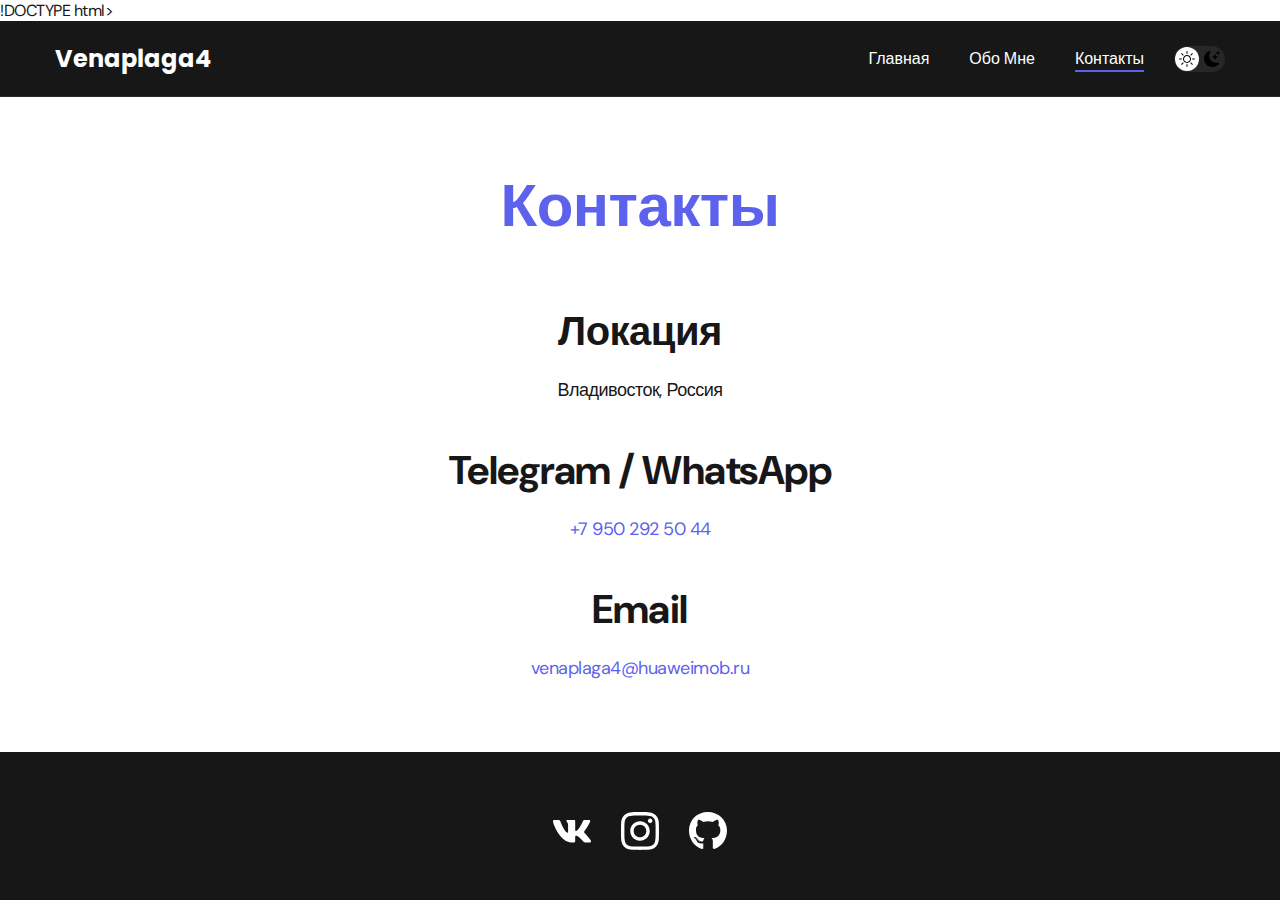
<file: kursovaya/contacts.html>
!DOCTYPE html>
<html lang="en">
<head>
    <meta charset="UTF-8">
    <meta name="viewport" content="width=device-width, initial-scale=1.0">
    <title>venaplaga4</title>
    <link rel="stylesheet" href="./css/main.css">
    <link rel="stylesheet" href="./css/snow.css"> <!-- Подключение стилей снежинок -->
</head>
<body>
    <nav class="nav">
        <div class="container">
            <div class="nav-row">
                <a href="./index.html" class="logo"><strong>Venaplaga4</strong></a>

                <button class="dark-mode-btn">
                    <img src="./img/icons/sun.svg" alt="Light mode" class="dark-mode-btn__icon">
                    <img src="./img/icons/moon.svg" alt="Dark mode" class="dark-mode-btn__icon">
                </button>
                
                <ul class="nav-list">
                    <li class="nav-list__item"><a href="./index.html" class="nav-list__link">Главная</a></li>
                    <li class="nav-list__item"><a href="./skills.html" class="nav-list__link">Обо Мне</a></li>
                    <li class="nav-list__item"><a href="./contacts.html" class="nav-list__link nav-list__link--active">Контакты</a></li>
                </ul>
            </div>
        </div>
    </nav>

    <main class="section">
        <div class="container">
            <h1 class="title-1">Контакты</h1>

            <!-- Основная информация -->
            <ul class="content-list">
                <li class="content-list__item">
                    <h2 class="title-2">Локация</h2>
                    <p>Владивосток, Россия</p>
                </li>
                <li class="content-list__item">
                    <h2 class="title-2">Telegram / WhatsApp</h2>
                    <p><a href="tel:+79502925044">+7 950 292 50 44</a></p>
                </li>
                <li class="content-list__item">
                    <h2 class="title-2">Email</h2>
                    <p><a href="mailto:venaplaga4@huaweimob.ru">venaplaga4@huaweimob.ru</a></p>
                </li>
            </ul>
    </main>

    <footer class="footer">
        <div class="container">
            <div class="footer__wrapper">
                <ul class="social">
                    <li class="social__item"><a href="https://vk.com/ssd06"><img src="./img/icons/vk.svg" alt="Link"></a></li>
                    <li class="social__item"><a href="https://www.instagram.com/venaplaga4/"><img src="./img/icons/instagram.svg" alt="Link"></a></li>
                    <li class="social__item"><a href="https://github.com/HuaweiMob"><img src="./img/icons/gitHub.svg" alt="Link"></a></li>
                </ul>
            </div>
        </div>
    </footer>

    <script src="./js/main.js"></script>
    <script src="./js/snow.js"></script> <!-- Подключение скрипта снежинок -->
</body>
</html>
</file>
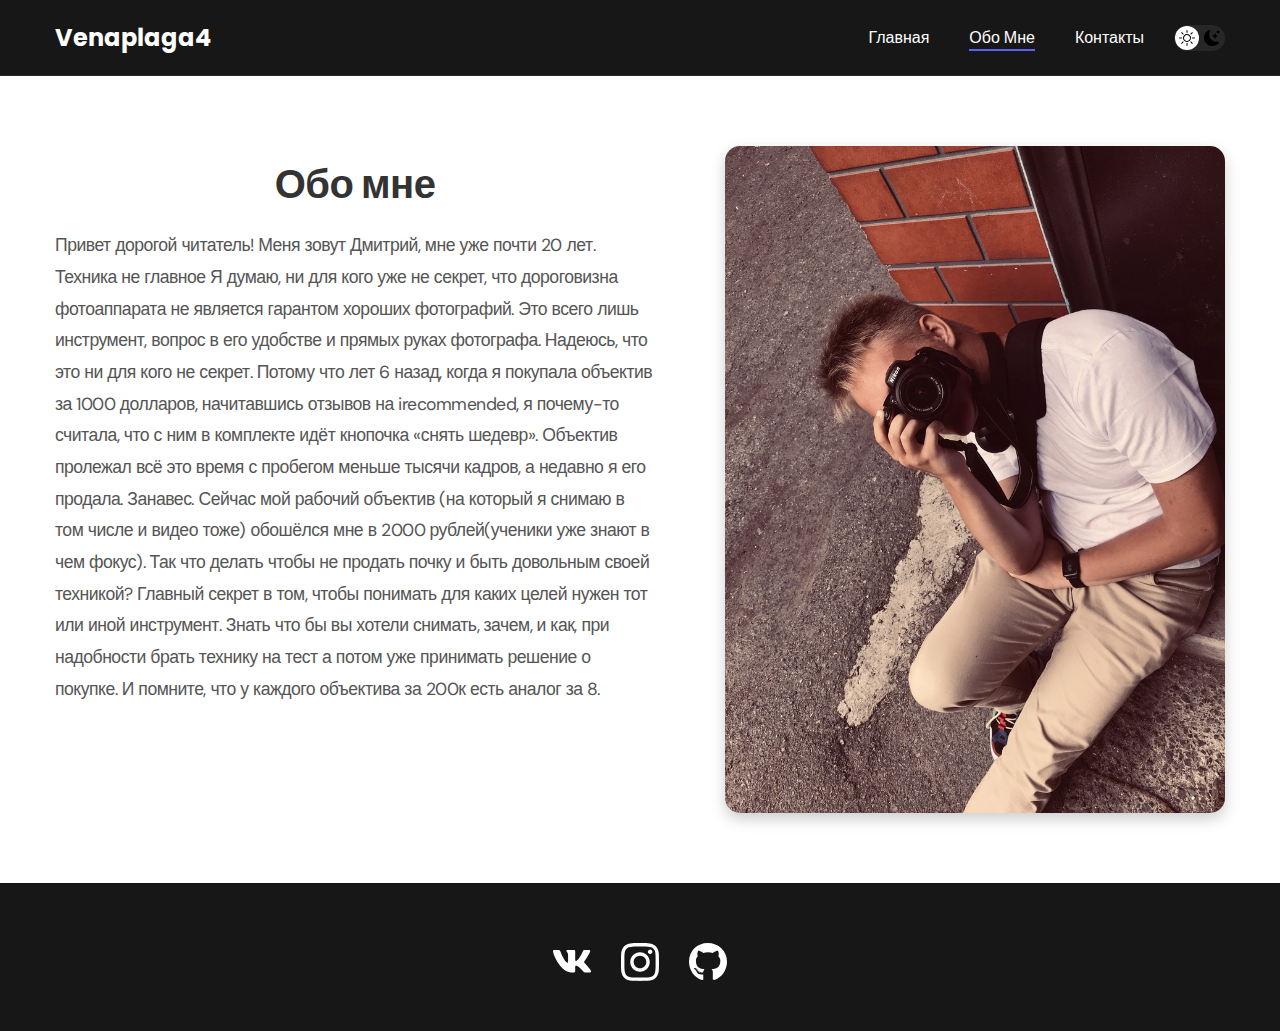
<file: kursovaya/skills.html>
<!DOCTYPE html>
<html lang="en">
<head>
    <meta charset="UTF-8">
    <meta http-equiv="X-UA-Compatible" content="IE=edge">
    <meta name="viewport" content="width=device-width, initial-scale=1.0">
    <title>Venaplaga4</title>
    <link rel="stylesheet" href="./css/main.css">
    <link rel="stylesheet" href="./css/snow.css"> <!-- Подключение стилей снежинок -->
</head>
<body>
    <nav class="nav">
        <div class="container">
            <div class="nav-row">
                <a href="./index.html" class="logo"><strong>Venaplaga4</strong></a>

                <button class="dark-mode-btn">
                    <img src="./img/icons/sun.svg" alt="Light mode" class="dark-mode-btn__icon">
                    <img src="./img/icons/moon.svg" alt="Dark mode" class="dark-mode-btn__icon">
                </button>

                <ul class="nav-list">
                    <li class="nav-list__item"><a href="./index.html" class="nav-list__link">Главная</a></li>
                    <li class="nav-list__item"><a href="./skills.html" class="nav-list__link nav-list__link--active">Обо Мне</a></li>
                    <li class="nav-list__item"><a href="./contacts.html" class="nav-list__link">Контакты</a></li>
                </ul>
            </div>
        </div>
    </nav>

    <main class="section">
        <div class="container section__container">
            <!-- Левый блок с текстом -->
            <div class="section__content">
                <h1 class="title-1">Обо мне</h1>
                <p>
                    Привет дорогой читатель! Меня зовут Дмитрий, мне уже почти 20 лет. 
Техника не главное
Я думаю, ни для кого уже не секрет, что
дороговизна фотоаппарата не является гарантом
хороших фотографий. Это всего лишь инструмент,
вопрос в его удобстве и прямых руках фотографа.
Надеюсь, что это ни для кого не секрет. Потому что
лет 6 назад, когда я покупала объектив за 1000
долларов, начитавшись отзывов на irecommended, я
почему-то считала, что с ним в комплекте идёт
кнопочка «снять шедевр». Объектив пролежал всё
это время с пробегом меньше тысячи кадров, а
недавно я его продала. Занавес.
Сейчас мой рабочий объектив (на который я
снимаю в том числе и видео тоже) обошёлся мне в
2000 рублей(ученики уже знают в чем фокус).
Так что делать чтобы не продать почку и быть
довольным своей техникой? Главный секрет в том,
чтобы понимать для каких целей нужен тот или
иной инструмент. Знать что бы вы хотели снимать,
зачем, и как, при надобности брать технику на тест
а потом уже принимать решение о покупке. И
помните, что у каждого объектива за 200к есть
аналог за 8.
                </p>
                <ul class="content-list">
                    <li class="content-list__item">
                        <h2 class="title-2"></h2>
                        <p></p>
                    </li>
                    <li class="content-list__item">
                        <h2 class="title-2"></h2>
                        <p></p>
                    </li>
                </ul>
            </div>
    
            <!-- Правый блок с фотографией -->
            <div class="section__image">
                <img src="./img/ya.jpg" alt="Моё фото">
            </div>
        </div>
    </main>
    
    
    <footer class="footer">
        <div class="container">
            <div class="footer__wrapper">
                <ul class="social">
                    <li class="social__item"><a href="https://vk.com/ssd06"><img src="./img/icons/vk.svg" alt="Link"></a></li>
                    <li class="social__item"><a href="https://www.instagram.com/venaplaga4/"><img src="./img/icons/instagram.svg" alt="Link"></a></li>
                    <li class="social__item"><a href="https://github.com/HuaweiMob"><img src="./img/icons/gitHub.svg" alt="Link"></a></li>
                </ul>
            </div>
        </div>
    </footer>

    <script src="./js/main.js"></script>
    <script src="./js/snow.js"></script> <!-- Подключение скрипта снежинок -->

</body>
</html>
</file>
<file: kursovaya/css/snow.css>
.snowflake {
    position: fixed;
    top: -50px;
    background-size: contain;
    background-repeat: no-repeat;
    background-position: center;
    pointer-events: none;
    z-index: 9999;
    animation: fall linear infinite;
}

@keyframes fall {
    0% {
        transform: translateY(0) rotate(0deg);
        opacity: 1;
    }
    100% {
        transform: translateY(100vh) rotate(360deg);
        opacity: 0.3;
    }
}
</file>
<file: kursovaya/css/main.css>
@import "./reset.css";
@import url('https://fonts.googleapis.com/css2?family=DM+Sans:wght@400;500;700&family=Poppins:wght@400;500;700&display=swap');

/*
font-family: 'DM Sans', sans-serif;
font-family: 'Poppins', sans-serif;
*/

/* * {
    border: 1px solid red;
} */

:root {
    --blackpure: #000;
    --black: #171718;
    --black-border: #26292D;
    --white: #fff;
    --purple: #5C62EC;

    --text-color: var(--black);

    --dark-bg: var(--black);
    --dark-border: var(--black-border);
    --header-text: var(--white);
    --accent: var(--purple);

    /* Light mode */
    --page-bg: var(--white);
    --text-color: var(--black);

    --title-1: var(--accent);

    --project-card-bg: var(--white);
    --project-card-text: var(--black);
    --box-shadow: 0px 5px 35px rgba(0, 0, 0, 0.25);
}

.dark {
     /* Dark mode */
    --page-bg: #252526;
    --text-color: var(--white);

    --title-1: var(--white);

    --project-card-bg: var(--black);
    --project-card-text: var(--white);
    --box-shadow: 0px 5px 35px rgba(0, 0, 0, 0.8);
}

html, body {
    display: flex;
    flex-direction: column;
    min-height: 100vh;

    font-family: 'DM Sans', sans-serif;
    letter-spacing: -0.5px;

    /* Light mode */
    background-color: var(--page-bg);
    color: var(--text-color);
}

/* General */

.container {
    margin: 0 auto;
    padding: 0 15px;
    max-width: 1200px;
}

.none {
    display: none !important;
}

.section {
    padding: 70px 0;
}

.title-1 {
    margin-bottom: 60px;

    font-size: 60px;
    font-weight: 700;
    line-height: 1.3;
    color: var(--title-1);
    text-align: center;
}

.title-2 {
    margin-bottom: 20px;

    font-size: 40px;
    font-weight: 700;
    line-height: 1.3;
}

/* Nav */

.nav {
    padding: 20px 0;
    border-bottom: 1px solid var(--dark-border);
    background-color: var(--dark-bg);
    color: var(--header-text);
    letter-spacing: normal;
}

.nav-row {
    display: flex;
    justify-content: flex-end;
    align-items: center;
    column-gap: 30px;
    row-gap: 20px;
    flex-wrap: wrap;
}

.logo {
    margin-right: auto;
    color: var(--header-text);
    font-size: 24px;
    font-family: 'Poppins', sans-serif;
}

.logo strong {
    font-weight: 700;
}

.nav-list {
    display: flex;
    flex-wrap: wrap;
    row-gap: 10px;
    align-items: center;
    column-gap: 40px;
    font-size: 16px;
    font-weight: 500;
    font-family: 'Poppins', sans-serif;
}

.nav-list__link {
    color: var(--header-text);
    transition: opacity 0.2s ease-in;
}

.nav-list__link:hover {
    opacity: 0.8;
}

.nav-list__link--active {
    position: relative;
}

.nav-list__link--active::before {
    content: "";

    position: absolute;
    left: 0;
    top: 100%;

    display: block;
    height: 2px;
    width: 100%;
    background-color: var(--accent);
}

/* Dark mode btn */

.dark-mode-btn {
    order: 9;

    position: relative;
    display: flex;
    justify-content: space-between;

    width: 51px;
    height: 26px;
    padding: 5px;

    border-radius: 50px;
    background-color: #272727;
}

.dark-mode-btn::before {
    content: "";

    position: absolute;
    top: 1px;
    left: 1px;

    display: block;
    width: 24px;
    height: 24px;

    border-radius: 50%;
    background-color: var(--white);

    transition: left 0.2s ease-in;
}

.dark-mode-btn--active::before {
    left: 26px;
}

.dark-mode-btn__icon {
    position: relative;
    z-index: 9;
}

/* Header */

.header {
    position: relative; /* Позволяет позиционировать видео и контент */
    min-height: 865px; /* Высота блока */
    padding: 40px 20px; /* Упрощенный отступ */
    display: flex;
    justify-content: center;
    align-items: center;
    text-align: center;
    overflow: hidden; /* Скрывает выступающие части видео */
    color: var(--header-text); /* Сохраняем цвет текста */
}

.header__video {
    position: absolute;
    top: 50%;
    left: 50%;
    transform: translate(-50%, -50%);
    width: 100%;
    height: 100%;
    object-fit: cover; /* Видео занимает весь блок */
    z-index: 1; /* Видео позади контента */
}

.header__wrapper {
    position: relative; /* Контейнер для текста поверх видео */
    z-index: 1;
    color: #fff; /* Белый цвет текста для контраста */
}

.header__title {
    font-size: 2.5rem;
    line-height: 1.2;
    margin-bottom: 20px;
}

.header__title em {
    font-style: italic;
    color: var(--highlight-color); /* Добавим акцентный цвет для имени */
}

.header__text p {
    font-size: 1.2rem;
    margin-bottom: 20px;
}

.btn {
    display: inline-block;
    padding: 10px 20px;
    font-size: 1rem;
    color: #fff;
    text-decoration: none;
    background-color: var(--primary-color);
    border-radius: 5px;
    transition: background-color 0.3s;
}

.btn:hover {
    background-color: var(--hover-color); /* Цвет при наведении */
}

.header__wrapper {
    padding: 0 15px;
    max-width: 660px;
}

.header__title {
    margin-bottom: 20px;
    font-size: 40px;
    font-weight: 700;
    line-height: 1.4;
}

.header__title strong {
    font-size: 60px;
    font-weight: 700;
}

.header__title em {
    font-style: normal;
    color: var(--accent);
}

.header__text {
    margin-bottom: 40px;
    font-size: 18px;
    line-height: 1.333;
}

.header__text p + p{
    margin-top: 0.5em;
}

/* Btn */

.btn {
    display: inline-block;
    height: 48px;
    padding: 12px 28px;

    border-radius: 5px;
    background-color: var(--accent);
    color: var(--white);
    letter-spacing: 0.15px;
    font-size: 16px;
    font-weight: 500;

    transition: opacity 0.2s ease-in;
}

.btn:hover {
    opacity: 0.8;
}

.btn:active {
    position: relative;
    top: 1px;
}

/* Btn outline */

.btn-outline {
    display: flex;
    column-gap: 10px;
    align-items: center;

    height: 48px;
    padding: 12px 20px;

    border-radius: 5px;
    border: 1px solid var(--blackpure);
    background-color: var(--white);
    color: var(--blackpure);

    transition: opacity 0.2s ease-in;
}

.btn-outline:hover {
    opacity: 0.8;
}

.btn-outline:active {
    position: relative;
    top: 1px;
}

/* Projects  */

.projects {
    display: flex;
    justify-content: center;
    flex-wrap: wrap;
    column-gap: 30px;
    row-gap: 30px;
}

.project {
    max-width: 370px;
    background-color: var(--project-card-bg);
    box-shadow: var(--box-shadow);
    border-radius: 10px;
}

.project__img {
    border-radius: 10px;
}

.project__title {
    padding: 15px 20px 25px;
    font-weight: 700;
    font-size: 24px;
    line-height: 1.3;
    color: var(--project-card-text);
    text-align: center;
}

/* Project details */

.project-details {
    margin: 0 auto;
    max-width: 865px;

    display: flex;
    flex-direction: column;
    align-items: center;

    text-align: center;
}

.project-details__cover {
    max-width: 100%;
    margin-bottom: 40px;

    box-shadow: 0px 5px 35px rgba(0, 0, 0, 0.25);
    border-radius: 10px;
}

.project-details__desc {
    margin-bottom: 30px;

    font-weight: 700;
    font-size: 24px;
    line-height: 1.3;
}

/* Content list */

.content-list {
    margin: 0 auto;
    max-width: 570px;
    display: flex;
    flex-direction: column;
    align-items: center;
    row-gap: 40px;
    text-align: center;
}

.content-list a {
    color: var(--accent);
}

.content-list__item {
    font-size: 18px;
    line-height: 1.5;
}

.content-list__item p + p {
    margin-top: 0.5em;
}

/* Footer */

.footer {
    margin-top: auto;
    padding: 60px 0 50px;
    background-color: var(--dark-bg);
    color: var(--header-text);
}

.footer__wrapper {
    display: flex;
    flex-direction: column;
    align-items: center;
    row-gap: 27px;
}

.social {
    display: flex;
    column-gap: 30px;
    align-items: center;
}

.copyright {
    font-size: 16px;
}

.copyright p + p {
    margin-top: 0.5em;
}

@media (max-width: 620px) {

    /* Header  */

    .header {
        min-height: unset;
    }

    .header__title {
        font-size: 30px;
    }

    .header__title strong {
        font-size: 40px;
    }

    /* Nav */

    .nav-row {
        justify-content: space-between;
    }

    .dark-mode-btn {
        order: 0;
    }

    /* General */

    .section {
        padding: 40px 0;
    }

    .title-1 {
        margin-bottom: 30px;
        font-size: 40px;
    }

    .title-2 {
        margin-bottom: 10px;
        font-size: 30px;
    }

    /* Projects */

    .project__title {
        font-size: 22px;
    }

    /* Project page */

    .project-details__desc {
        margin-bottom: 20px;
        font-size: 22px;
    }

    /* Content List */

    .content-list {
        row-gap: 20px;
    }

    .content-list__item {
        font-size: 16px;
    }

    /* Footer */

    .footer {
        padding: 40px 0 30px;
    }

    .footer__wrapper {
        row-gap: 20px;
    }

    /* Social */

    .social {
        column-gap: 20px;
    }

    .social__item {
        width: 28px;
    }

}
/* Сетка для секции с текстом и фото */
.section__container {
    display: flex; /* Flexbox для горизонтального расположения */
    align-items: center; /* Выравниваем элементы по вертикали */
    justify-content: space-between; /* Равномерное распределение */
    gap: 30px; /* Отступ между текстом и фото */
    flex-wrap: nowrap; /* Отключаем перенос на следующую строку */
}

/* Текстовая часть */
.section__content {
    flex: 1; /* Занимает оставшееся пространство */
    max-width: 600px; /* Ограничиваем ширину текста */
}

.section__content h1 {
    margin-bottom: 20px;
    font-size: 2.5rem;
    color: #333;
}

.section__content p {
    margin-bottom: 15px;
    line-height: 1.8;
    color: #555;
    font-size: 1.1rem;
}

/* Блок с фотографией */
.section__image {
    flex-shrink: 0; /* Запрещаем сжимать фотографию */
    width: 50%; /* Указываем ширину блока с фото */
    max-width: 500px; /* Ограничиваем максимальную ширину */
    text-align: center; /* Центрируем содержимое фото-блока */
}

.section__image img {
    width: 100%; /* Фото заполняет весь контейнер */
    height: auto; /* Сохраняем пропорции */
    border-radius: 15px; /* Слегка округляем углы */
    box-shadow: 0 6px 15px rgba(0, 0, 0, 0.2); /* Тень для фото */
}

/* Адаптация для мобильных устройств */
@media (max-width: 768px) {
    .section__container {
        flex-direction: column; /* Меняем расположение на вертикальное */
        align-items: center; /* Центрируем содержимое */
    }

    .section__image {
        width: 100%; /* Фото растягивается на всю ширину */
        max-width: none; /* Убираем ограничение ширины */
    }
}
</file>
